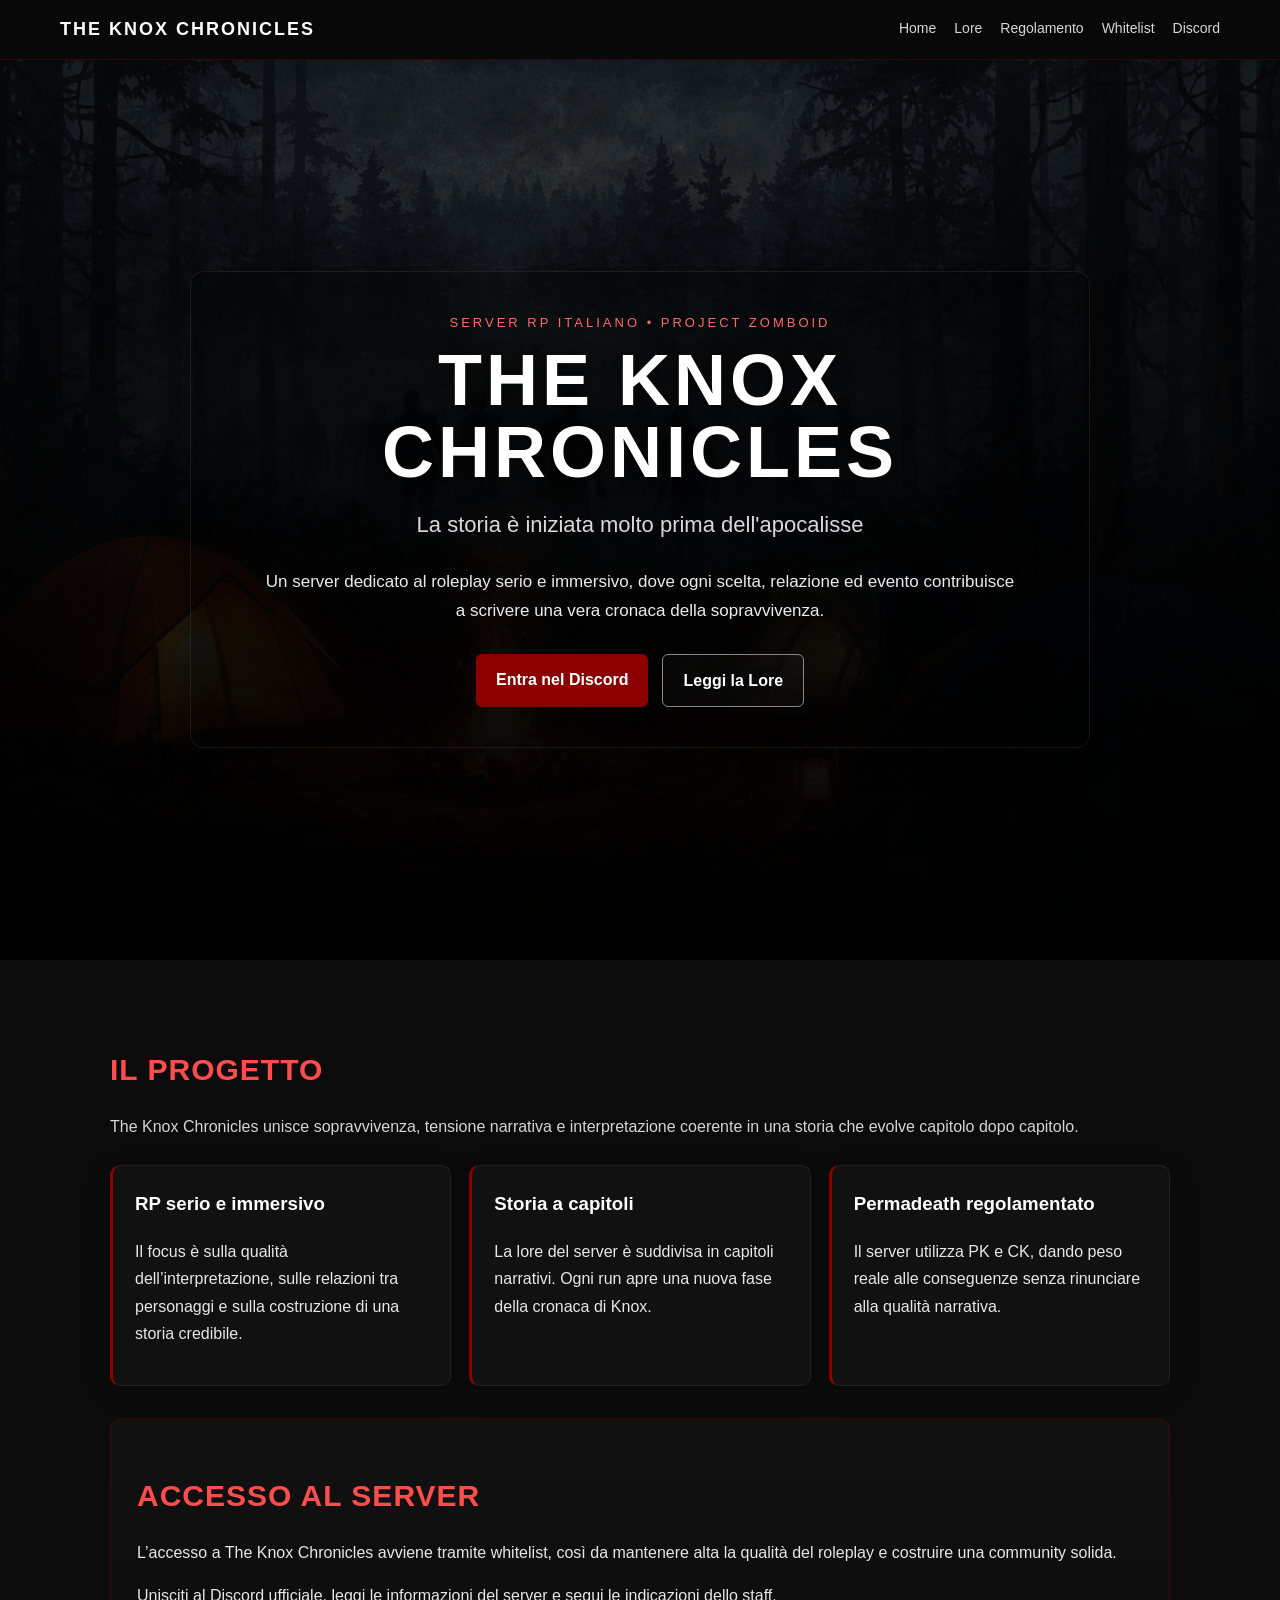
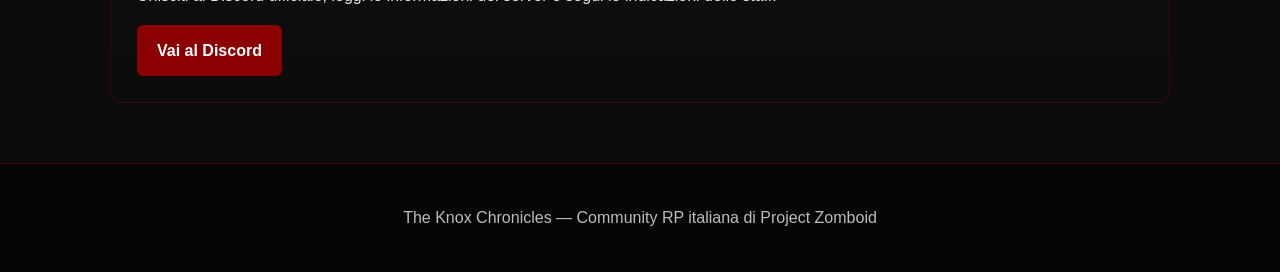
<file: index.html>
<!DOCTYPE html>
<html lang="it">
<head>
  <meta charset="UTF-8">
  <meta name="viewport" content="width=device-width, initial-scale=1.0">
  <title>The Knox Chronicles</title>
  <link rel="stylesheet" href="style.css">
</head>
<body>
  <nav class="navbar">
    <div class="nav-container">
      <div class="brand">THE KNOX CHRONICLES</div>
      <div class="nav-links">
        <a href="index.html">Home</a>
<a href="lore.html">Lore</a>
<a href="regolamento.html">Regolamento</a>
<a href="whitelist.html">Whitelist</a>
<a href="https://discord.gg/CyHWagcdwy" target="_blank">Discord</a>
      </div>
    </div>
  </nav>

  <header class="hero hero-poster">
    <div class="hero-overlay"></div>
    <div class="hero-content poster-content">
      <div class="hero-kicker">Server RP italiano • Project Zomboid</div>
      <h1>The Knox Chronicles</h1>
      <p class="subtitle">La storia è iniziata molto prima dell'apocalisse</p>
      <p class="lead">
        Un server dedicato al roleplay serio e immersivo, dove ogni scelta, relazione
        ed evento contribuisce a scrivere una vera cronaca della sopravvivenza.
      </p>
      <div class="hero-buttons">
        <a class="btn btn-primary" href="https://discord.gg/CyHWagcdwy" target="_blank">Entra nel Discord</a>
        <a class="btn btn-secondary" href="lore.html">Leggi la Lore</a>
      </div>
    </div>
  </header>

  <main class="container">
    <section>
      <h2 class="section-title">Il Progetto</h2>
      <p class="section-intro">
        The Knox Chronicles unisce sopravvivenza, tensione narrativa e interpretazione coerente
        in una storia che evolve capitolo dopo capitolo.
      </p>

      <div class="grid">
        <div class="card">
          <h3>RP serio e immersivo</h3>
          <p>
            Il focus è sulla qualità dell’interpretazione, sulle relazioni tra personaggi
            e sulla costruzione di una storia credibile.
          </p>
        </div>

        <div class="card">
          <h3>Storia a capitoli</h3>
          <p>
            La lore del server è suddivisa in capitoli narrativi. Ogni run apre una nuova fase
            della cronaca di Knox.
          </p>
        </div>

        <div class="card">
          <h3>Permadeath regolamentato</h3>
          <p>
            Il server utilizza PK e CK, dando peso reale alle conseguenze senza rinunciare
            alla qualità narrativa.
          </p>
        </div>
      </div>

      <div class="cta-panel">
        <h2 class="section-title">Accesso al Server</h2>
        <p>
          L’accesso a The Knox Chronicles avviene tramite whitelist, così da mantenere alta
          la qualità del roleplay e costruire una community solida.
        </p>
        <p>
          Unisciti al Discord ufficiale, leggi le informazioni del server e segui le indicazioni
          dello staff.
        </p>
        <a class="btn btn-primary" href="https://discord.gg/CyHWagcdwy" target="_blank">Vai al Discord</a>
      </div>
    </section>
  </main>

  <footer class="footer">
    <p>The Knox Chronicles — Community RP italiana di Project Zomboid</p>
  </footer>
</body>
</html>
</file>
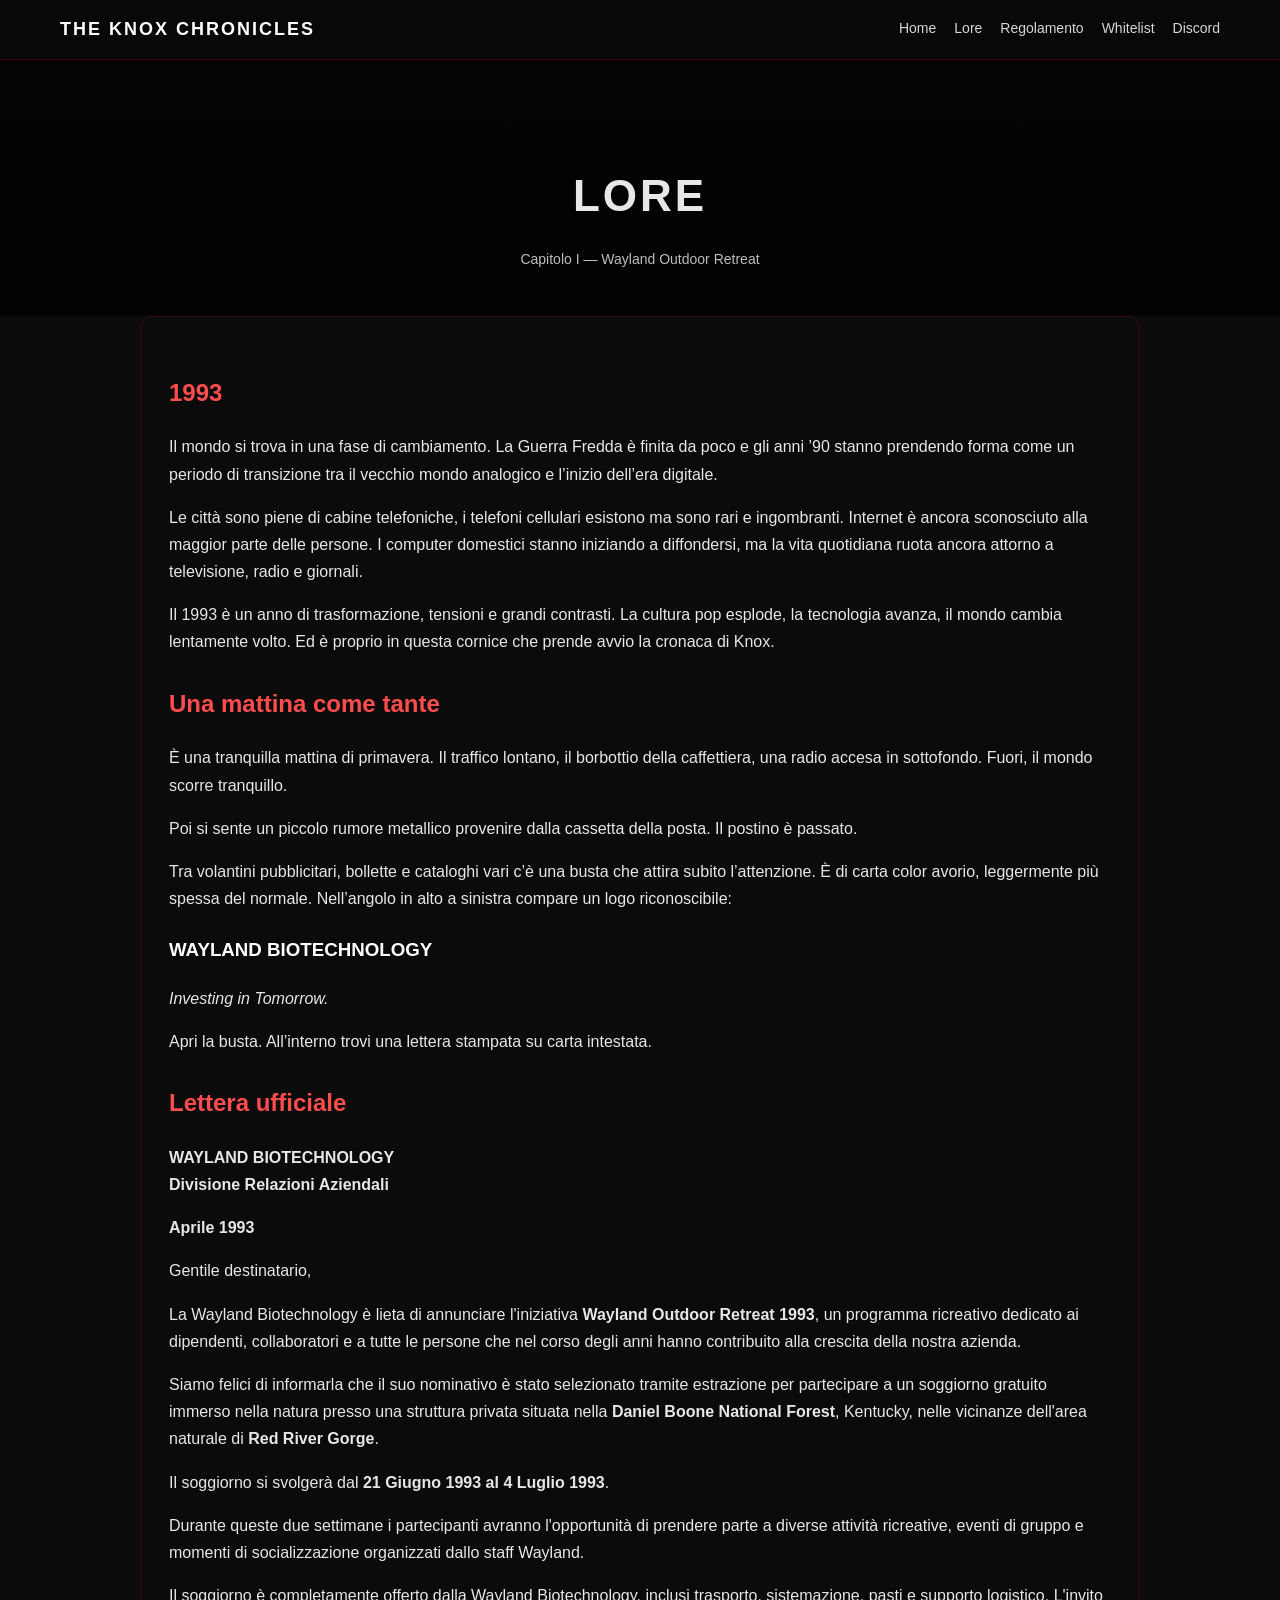
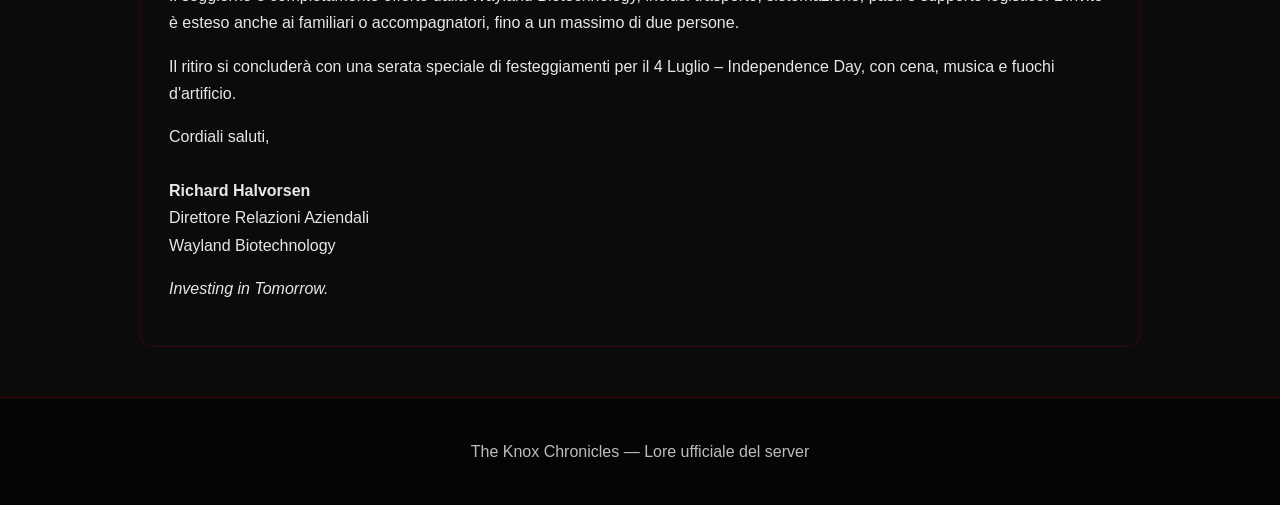
<file: lore.html>
<!DOCTYPE html>
<html lang="it">
<head>
  <meta charset="UTF-8">
  <meta name="viewport" content="width=device-width, initial-scale=1.0">
  <title>Lore | The Knox Chronicles</title>
  <link rel="stylesheet" href="style.css">
</head>
<body>
  <nav class="navbar">
    <div class="nav-container">
      <div class="brand">THE KNOX CHRONICLES</div>
      <div class="nav-links">
        <a href="index.html">Home</a>
<a href="lore.html">Lore</a>
<a href="regolamento.html">Regolamento</a>
<a href="whitelist.html">Whitelist</a>
<a href="https://discord.gg/CyHWagcdwy" target="_blank">Discord</a>
      </div>
    </div>
  </nav>

  <header class="page-header">
    <h1>Lore</h1>
    <p class="small">Capitolo I — Wayland Outdoor Retreat</p>
  </header>

  <main class="content-panel">
    <h2>1993</h2>
    <p>
      Il mondo si trova in una fase di cambiamento. La Guerra Fredda è finita da poco e gli anni ’90
      stanno prendendo forma come un periodo di transizione tra il vecchio mondo analogico e l’inizio
      dell’era digitale.
    </p>
    <p>
      Le città sono piene di cabine telefoniche, i telefoni cellulari esistono ma sono rari e ingombranti.
      Internet è ancora sconosciuto alla maggior parte delle persone. I computer domestici stanno iniziando
      a diffondersi, ma la vita quotidiana ruota ancora attorno a televisione, radio e giornali.
    </p>
    <p>
      Il 1993 è un anno di trasformazione, tensioni e grandi contrasti. La cultura pop esplode, la tecnologia
      avanza, il mondo cambia lentamente volto. Ed è proprio in questa cornice che prende avvio la cronaca di Knox.
    </p>

    <h2>Una mattina come tante</h2>
    <p>
      È una tranquilla mattina di primavera. Il traffico lontano, il borbottio della caffettiera,
      una radio accesa in sottofondo. Fuori, il mondo scorre tranquillo.
    </p>
    <p>
      Poi si sente un piccolo rumore metallico provenire dalla cassetta della posta.
      Il postino è passato.
    </p>
    <p>
      Tra volantini pubblicitari, bollette e cataloghi vari c’è una busta che attira subito l’attenzione.
      È di carta color avorio, leggermente più spessa del normale. Nell’angolo in alto a sinistra compare
      un logo riconoscibile:
    </p>

    <h3>WAYLAND BIOTECHNOLOGY</h3>
    <p><em>Investing in Tomorrow.</em></p>

    <p>
      Apri la busta. All’interno trovi una lettera stampata su carta intestata.
    </p>

    <h2>Lettera ufficiale</h2>
    <p><strong>WAYLAND BIOTECHNOLOGY<br>Divisione Relazioni Aziendali</strong></p>
    <p><strong>Aprile 1993</strong></p>

    <p>
      Gentile destinatario,
    </p>
    <p>
      La Wayland Biotechnology è lieta di annunciare l'iniziativa <strong>Wayland Outdoor Retreat 1993</strong>,
      un programma ricreativo dedicato ai dipendenti, collaboratori e a tutte le persone che nel corso degli anni
      hanno contribuito alla crescita della nostra azienda.
    </p>
    <p>
      Siamo felici di informarla che il suo nominativo è stato selezionato tramite estrazione per partecipare
      a un soggiorno gratuito immerso nella natura presso una struttura privata situata nella
      <strong>Daniel Boone National Forest</strong>, Kentucky, nelle vicinanze dell'area naturale di
      <strong>Red River Gorge</strong>.
    </p>
    <p>
      Il soggiorno si svolgerà dal <strong>21 Giugno 1993 al 4 Luglio 1993</strong>.
    </p>
    <p>
      Durante queste due settimane i partecipanti avranno l'opportunità di prendere parte a diverse attività ricreative,
      eventi di gruppo e momenti di socializzazione organizzati dallo staff Wayland.
    </p>
    <p>
      Il soggiorno è completamente offerto dalla Wayland Biotechnology, inclusi trasporto, sistemazione, pasti
      e supporto logistico. L'invito è esteso anche ai familiari o accompagnatori, fino a un massimo di due persone.
    </p>
    <p>
      Il ritiro si concluderà con una serata speciale di festeggiamenti per il 4 Luglio – Independence Day,
      con cena, musica e fuochi d'artificio.
    </p>
    <p>
      Cordiali saluti,
      <br><br>
      <strong>Richard Halvorsen</strong><br>
      Direttore Relazioni Aziendali<br>
      Wayland Biotechnology
    </p>
    <p><em>Investing in Tomorrow.</em></p>
  </main>

  <footer class="footer">
    <p>The Knox Chronicles — Lore ufficiale del server</p>
  </footer>
</body>
</html>
</file>
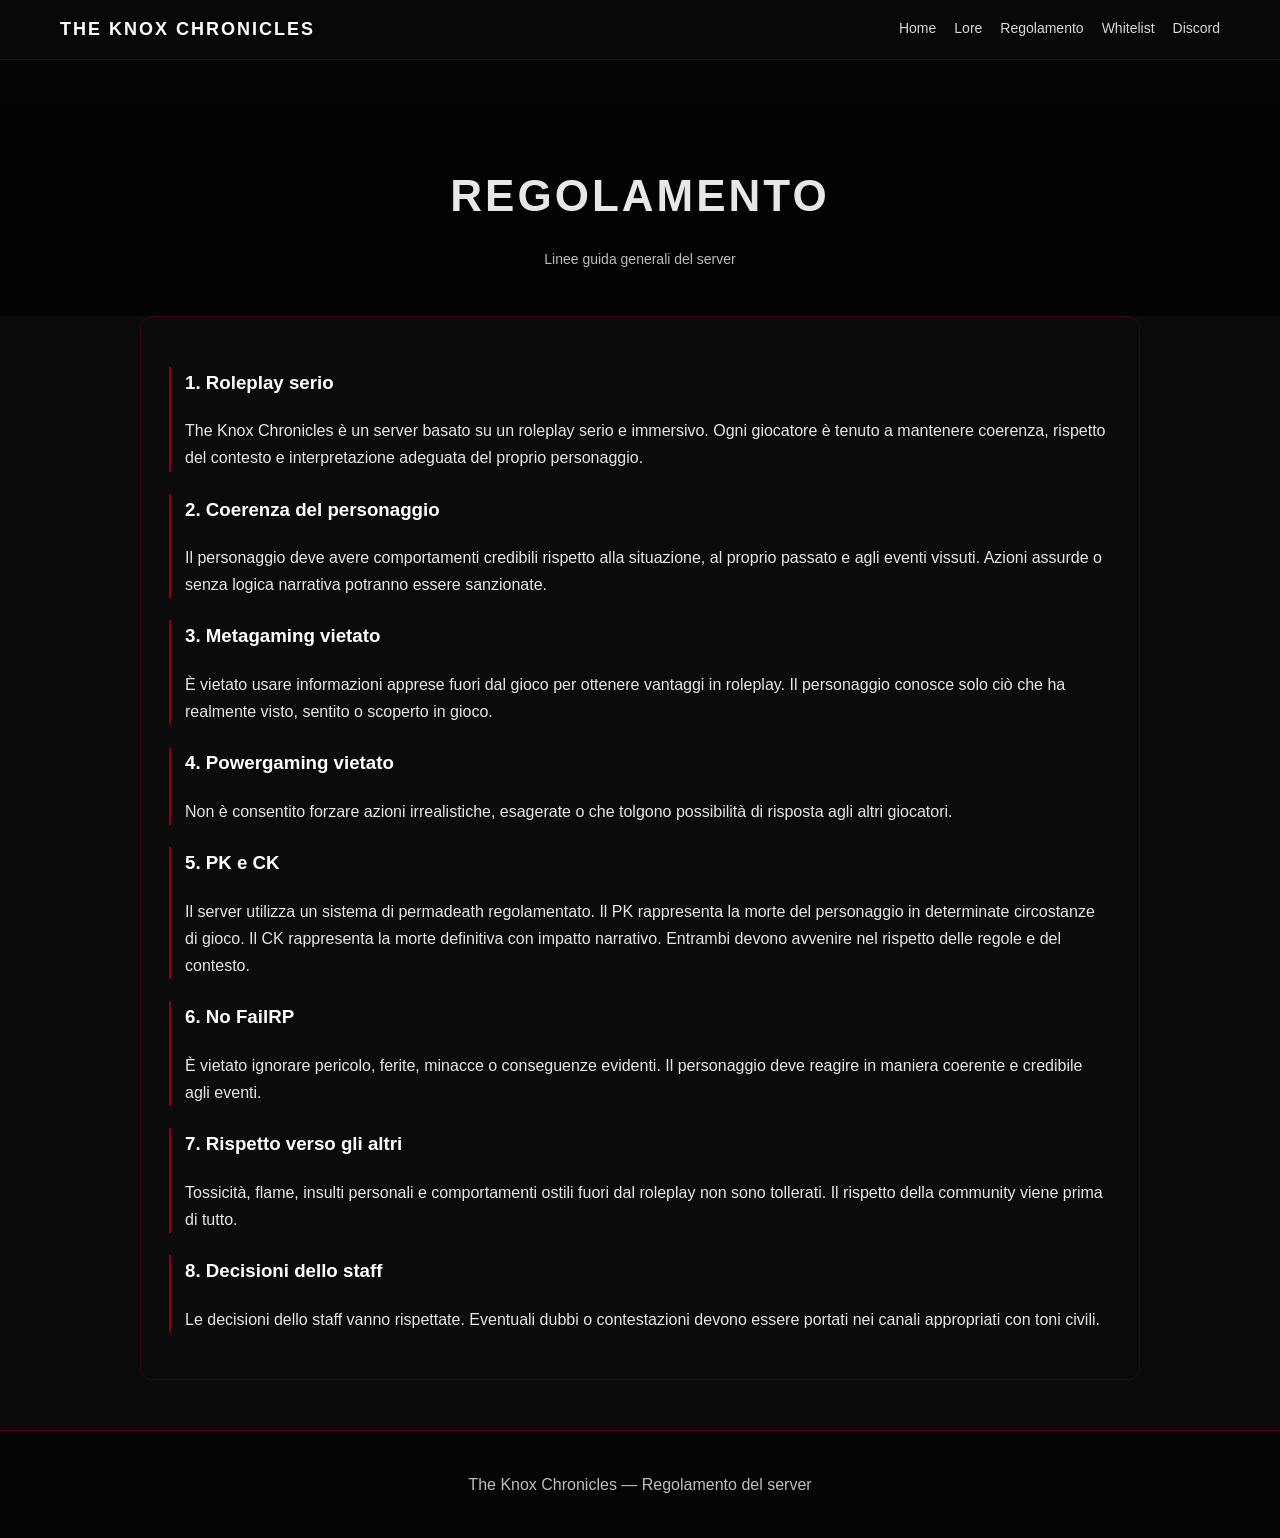
<file: regolamento.html>
<!DOCTYPE html>
<html lang="it">
<head>
  <meta charset="UTF-8">
  <meta name="viewport" content="width=device-width, initial-scale=1.0">
  <title>Regolamento | The Knox Chronicles</title>
  <link rel="stylesheet" href="style.css">
</head>
<body>
  <nav class="navbar">
    <div class="nav-container">
      <div class="brand">THE KNOX CHRONICLES</div>
      <div class="nav-links">
        <a href="index.html">Home</a>
<a href="lore.html">Lore</a>
<a href="regolamento.html">Regolamento</a>
<a href="whitelist.html">Whitelist</a>
<a href="https://discord.gg/CyHWagcdwy" target="_blank">Discord</a>
      </div>
    </div>
  </nav>

  <header class="page-header">
    <h1>Regolamento</h1>
    <p class="small">Linee guida generali del server</p>
  </header>

  <main class="content-panel">
    <div class="rule">
      <h3>1. Roleplay serio</h3>
      <p>
        The Knox Chronicles è un server basato su un roleplay serio e immersivo. Ogni giocatore è tenuto
        a mantenere coerenza, rispetto del contesto e interpretazione adeguata del proprio personaggio.
      </p>
    </div>

    <div class="rule">
      <h3>2. Coerenza del personaggio</h3>
      <p>
        Il personaggio deve avere comportamenti credibili rispetto alla situazione, al proprio passato
        e agli eventi vissuti. Azioni assurde o senza logica narrativa potranno essere sanzionate.
      </p>
    </div>

    <div class="rule">
      <h3>3. Metagaming vietato</h3>
      <p>
        È vietato usare informazioni apprese fuori dal gioco per ottenere vantaggi in roleplay.
        Il personaggio conosce solo ciò che ha realmente visto, sentito o scoperto in gioco.
      </p>
    </div>

    <div class="rule">
      <h3>4. Powergaming vietato</h3>
      <p>
        Non è consentito forzare azioni irrealistiche, esagerate o che tolgono possibilità di risposta
        agli altri giocatori.
      </p>
    </div>

    <div class="rule">
      <h3>5. PK e CK</h3>
      <p>
        Il server utilizza un sistema di permadeath regolamentato. Il PK rappresenta la morte del personaggio
        in determinate circostanze di gioco. Il CK rappresenta la morte definitiva con impatto narrativo.
        Entrambi devono avvenire nel rispetto delle regole e del contesto.
      </p>
    </div>

    <div class="rule">
      <h3>6. No FailRP</h3>
      <p>
        È vietato ignorare pericolo, ferite, minacce o conseguenze evidenti. Il personaggio deve reagire
        in maniera coerente e credibile agli eventi.
      </p>
    </div>

    <div class="rule">
      <h3>7. Rispetto verso gli altri</h3>
      <p>
        Tossicità, flame, insulti personali e comportamenti ostili fuori dal roleplay non sono tollerati.
        Il rispetto della community viene prima di tutto.
      </p>
    </div>

    <div class="rule">
      <h3>8. Decisioni dello staff</h3>
      <p>
        Le decisioni dello staff vanno rispettate. Eventuali dubbi o contestazioni devono essere portati
        nei canali appropriati con toni civili.
      </p>
    </div>
  </main>

  <footer class="footer">
    <p>The Knox Chronicles — Regolamento del server</p>
  </footer>
</body>
</html>
</file>
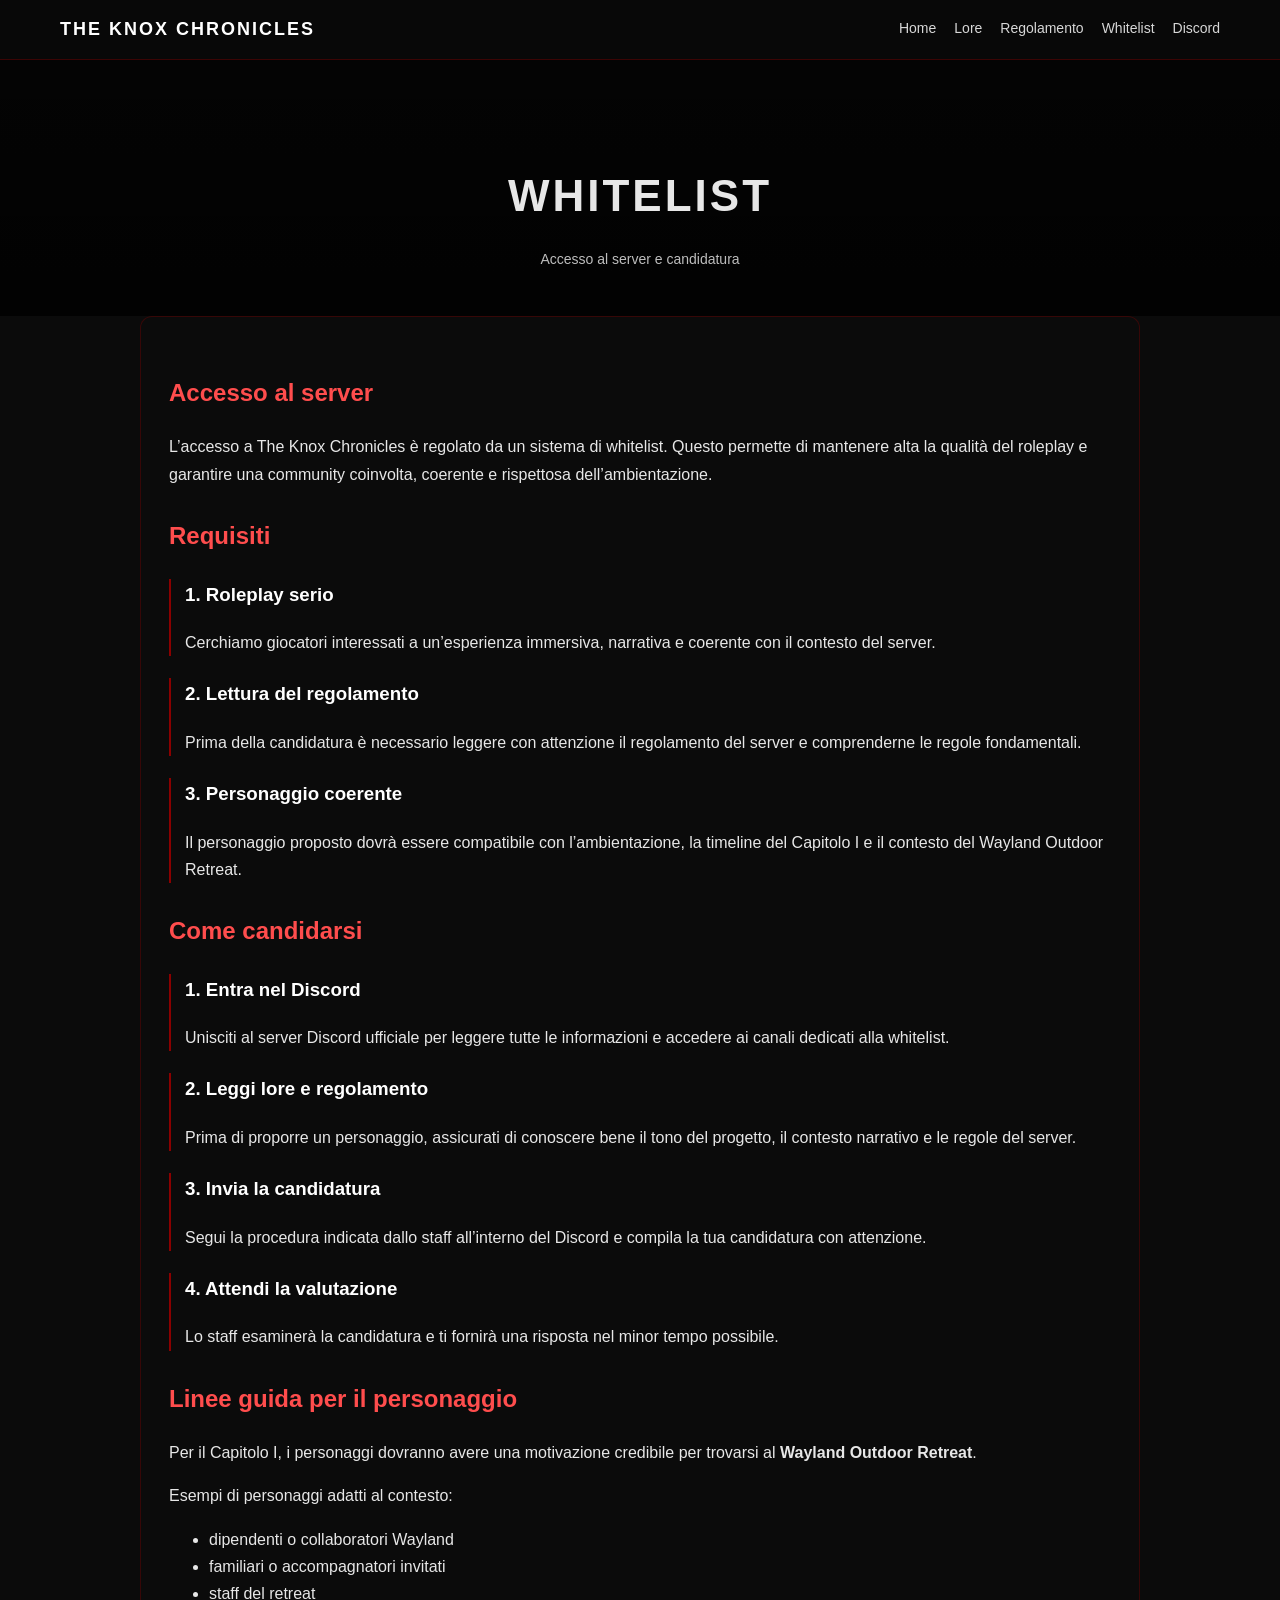
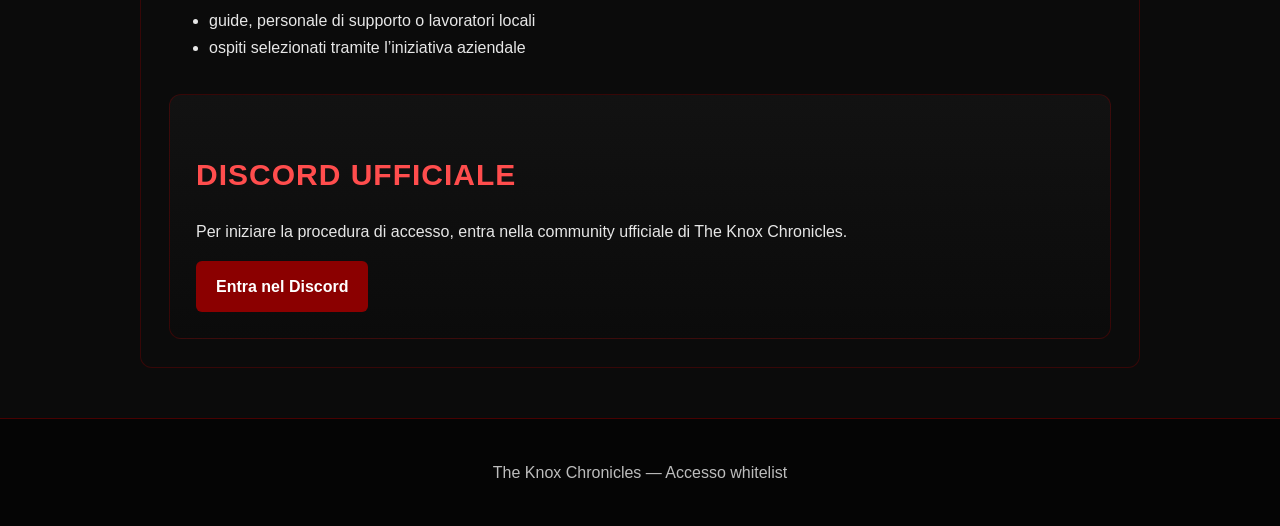
<file: whitelist.html>
<!DOCTYPE html>
<html lang="it">
<head>
  <meta charset="UTF-8">
  <meta name="viewport" content="width=device-width, initial-scale=1.0">
  <title>Whitelist | The Knox Chronicles</title>
  <link rel="stylesheet" href="style.css">
</head>
<body>
  <nav class="navbar">
    <div class="nav-container">
      <div class="brand">THE KNOX CHRONICLES</div>
      <div class="nav-links">
        <a href="index.html">Home</a>
        <a href="lore.html">Lore</a>
        <a href="regolamento.html">Regolamento</a>
        <a href="whitelist.html">Whitelist</a>
        <a href="https://discord.gg/CyHWagcdwy" target="_blank">Discord</a>
      </div>
    </div>
  </nav>

  <header class="page-header">
    <h1>Whitelist</h1>
    <p class="small">Accesso al server e candidatura</p>
  </header>

  <main class="content-panel">
    <h2>Accesso al server</h2>
    <p>
      L’accesso a The Knox Chronicles è regolato da un sistema di whitelist.
      Questo permette di mantenere alta la qualità del roleplay e garantire
      una community coinvolta, coerente e rispettosa dell’ambientazione.
    </p>

    <h2>Requisiti</h2>
    <div class="rule">
      <h3>1. Roleplay serio</h3>
      <p>
        Cerchiamo giocatori interessati a un’esperienza immersiva, narrativa
        e coerente con il contesto del server.
      </p>
    </div>

    <div class="rule">
      <h3>2. Lettura del regolamento</h3>
      <p>
        Prima della candidatura è necessario leggere con attenzione il regolamento
        del server e comprenderne le regole fondamentali.
      </p>
    </div>

    <div class="rule">
      <h3>3. Personaggio coerente</h3>
      <p>
        Il personaggio proposto dovrà essere compatibile con l’ambientazione,
        la timeline del Capitolo I e il contesto del Wayland Outdoor Retreat.
      </p>
    </div>

    <h2>Come candidarsi</h2>
    <div class="rule">
      <h3>1. Entra nel Discord</h3>
      <p>
        Unisciti al server Discord ufficiale per leggere tutte le informazioni
        e accedere ai canali dedicati alla whitelist.
      </p>
    </div>

    <div class="rule">
      <h3>2. Leggi lore e regolamento</h3>
      <p>
        Prima di proporre un personaggio, assicurati di conoscere bene il tono
        del progetto, il contesto narrativo e le regole del server.
      </p>
    </div>

    <div class="rule">
      <h3>3. Invia la candidatura</h3>
      <p>
        Segui la procedura indicata dallo staff all’interno del Discord e compila
        la tua candidatura con attenzione.
      </p>
    </div>

    <div class="rule">
      <h3>4. Attendi la valutazione</h3>
      <p>
        Lo staff esaminerà la candidatura e ti fornirà una risposta nel minor tempo possibile.
      </p>
    </div>

    <h2>Linee guida per il personaggio</h2>
    <p>
      Per il Capitolo I, i personaggi dovranno avere una motivazione credibile
      per trovarsi al <strong>Wayland Outdoor Retreat</strong>.
    </p>

    <p>Esempi di personaggi adatti al contesto:</p>
    <ul>
      <li>dipendenti o collaboratori Wayland</li>
      <li>familiari o accompagnatori invitati</li>
      <li>staff del retreat</li>
      <li>guide, personale di supporto o lavoratori locali</li>
      <li>ospiti selezionati tramite l’iniziativa aziendale</li>
    </ul>

    <div class="cta-panel">
      <h2 class="section-title">Discord ufficiale</h2>
      <p>
        Per iniziare la procedura di accesso, entra nella community ufficiale di The Knox Chronicles.
      </p>
      <a class="btn btn-primary" href="https://discord.gg/CyHWagcdwy" target="_blank">Entra nel Discord</a>
    </div>
  </main>

  <footer class="footer">
    <p>The Knox Chronicles — Accesso whitelist</p>
  </footer>
</body>
</html>
</file>
<file: style.css>
* {
  box-sizing: border-box;
}

html {
  scroll-behavior: smooth;
}

body {
  margin: 0;
  font-family: Arial, sans-serif;
  background: #0b0b0b;
  color: #e7e7e7;
  line-height: 1.7;
}

a {
  color: inherit;
  text-decoration: none;
}

.navbar {
  position: sticky;
  top: 0;
  z-index: 1000;
  background: rgba(8, 8, 8, 0.9);
  backdrop-filter: blur(6px);
  border-bottom: 1px solid rgba(139, 0, 0, 0.4);
}

.nav-container {
  max-width: 1200px;
  margin: 0 auto;
  padding: 14px 20px;
  display: flex;
  justify-content: space-between;
  align-items: center;
}

.brand {
  font-size: 18px;
  font-weight: bold;
  letter-spacing: 2px;
  color: #fff;
}

.nav-links {
  display: flex;
  gap: 18px;
  flex-wrap: wrap;
}

.nav-links a {
  color: #d7d7d7;
  font-size: 14px;
  transition: 0.2s ease;
}

.nav-links a:hover {
  color: #ff5c5c;
}

.hero {
  position: relative;
  min-height: 100vh;
  display: flex;
  align-items: center;
  justify-content: center;
  padding: 80px 20px;
  text-align: center;
  overflow: hidden;
}

.hero-poster {
  background-image: url("image.png");
  background-size: cover;
  background-position: center;
  background-repeat: no-repeat;
}

.hero-overlay {
  position: absolute;
  inset: 0;
  background:
    linear-gradient(rgba(0, 0, 0, 0.35), rgba(0, 0, 0, 0.82)),
    linear-gradient(to top, rgba(0, 0, 0, 0.95), rgba(0, 0, 0, 0.15));
  z-index: 1;
}

.hero-content {
  max-width: 900px;
  padding: 30px;
  border-radius: 14px;
  background: rgba(0, 0, 0, 0.45);
  border: 1px solid rgba(255, 255, 255, 0.08);
  box-shadow: 0 10px 30px rgba(0,0,0,0.45);
}

.poster-content {
  position: relative;
  z-index: 2;
  max-width: 900px;
  padding: 40px 24px;
  border-radius: 14px;
  background: rgba(0, 0, 0, 0.35);
  border: 1px solid rgba(255, 255, 255, 0.08);
  box-shadow: 0 10px 30px rgba(0,0,0,0.45);
}

.hero-kicker {
  color: #ff6a6a;
  text-transform: uppercase;
  letter-spacing: 3px;
  font-size: 13px;
  margin-bottom: 10px;
}

.hero h1 {
  margin: 0;
  font-size: 72px;
  line-height: 1;
  text-transform: uppercase;
  letter-spacing: 4px;
  color: #ffffff;
  text-shadow: 0 4px 18px rgba(0,0,0,0.7);
}

.subtitle {
  margin-top: 18px;
  font-size: 22px;
  color: #d9d9d9;
}

.lead {
  max-width: 760px;
  margin: 24px auto 0;
  color: #ececec;
  font-size: 17px;
}

.hero-buttons {
  display: flex;
  justify-content: center;
  gap: 14px;
  flex-wrap: wrap;
  margin-top: 28px;
}

.btn {
  display: inline-block;
  padding: 12px 20px;
  border-radius: 6px;
  font-weight: bold;
  transition: 0.2s ease;
}

.btn-primary {
  background: #8b0000;
  color: #fff;
}

.btn-primary:hover {
  background: #a30000;
}

.btn-secondary {
  border: 1px solid #888;
  color: #fff;
  background: rgba(255,255,255,0.02);
}

.btn-secondary:hover {
  border-color: #ff5c5c;
  color: #ff5c5c;
}

.container {
  max-width: 1100px;
  margin: 0 auto;
  padding: 60px 20px;
}

.section-title {
  font-size: 30px;
  color: #ff4d4d;
  margin-bottom: 18px;
  text-transform: uppercase;
  letter-spacing: 1px;
}

.section-intro {
  color: #d5d5d5;
  margin-bottom: 24px;
}

.grid {
  display: grid;
  grid-template-columns: repeat(auto-fit, minmax(240px, 1fr));
  gap: 18px;
}

.card {
  background: #111111;
  border: 1px solid rgba(255,255,255,0.06);
  border-left: 3px solid #8b0000;
  border-radius: 10px;
  padding: 22px;
  box-shadow: 0 8px 24px rgba(0,0,0,0.22);
}

.card h3 {
  margin-top: 0;
  color: #fff;
}

.cta-panel {
  margin-top: 32px;
  background: linear-gradient(180deg, #121212, #0b0b0b);
  border: 1px solid rgba(139,0,0,0.35);
  border-radius: 12px;
  padding: 26px;
}

.page-header {
  padding: 70px 20px 30px;
  text-align: center;
  background: linear-gradient(rgba(0,0,0,0.65), rgba(0,0,0,0.85));
}

.page-header h1 {
  font-size: 44px;
  margin-bottom: 10px;
  letter-spacing: 3px;
  text-transform: uppercase;
}

.small {
  font-size: 14px;
  color: #bdbdbd;
}

.content-panel {
  max-width: 1000px;
  margin: 0 auto 50px;
  padding: 28px;
  background: rgba(12, 12, 12, 0.95);
  border: 1px solid rgba(139, 0, 0, 0.35);
  border-radius: 12px;
}

.content-panel h2 {
  color: #ff4d4d;
  margin-top: 28px;
}

.content-panel h3 {
  color: #ffffff;
  margin-top: 22px;
}

.rule {
  margin-bottom: 18px;
  padding-left: 14px;
  border-left: 2px solid #8b0000;
}

.footer {
  text-align: center;
  padding: 24px 20px;
  background: #050505;
  border-top: 1px solid rgba(139, 0, 0, 0.5);
  color: #bdbdbd;
}

@media (max-width: 768px) {
  .hero h1 {
    font-size: 40px;
    letter-spacing: 2px;
  }

  .subtitle {
    font-size: 18px;
  }

  .lead {
    font-size: 16px;
  }

  .nav-container {
    flex-direction: column;
    gap: 10px;
  }
}
</file>
